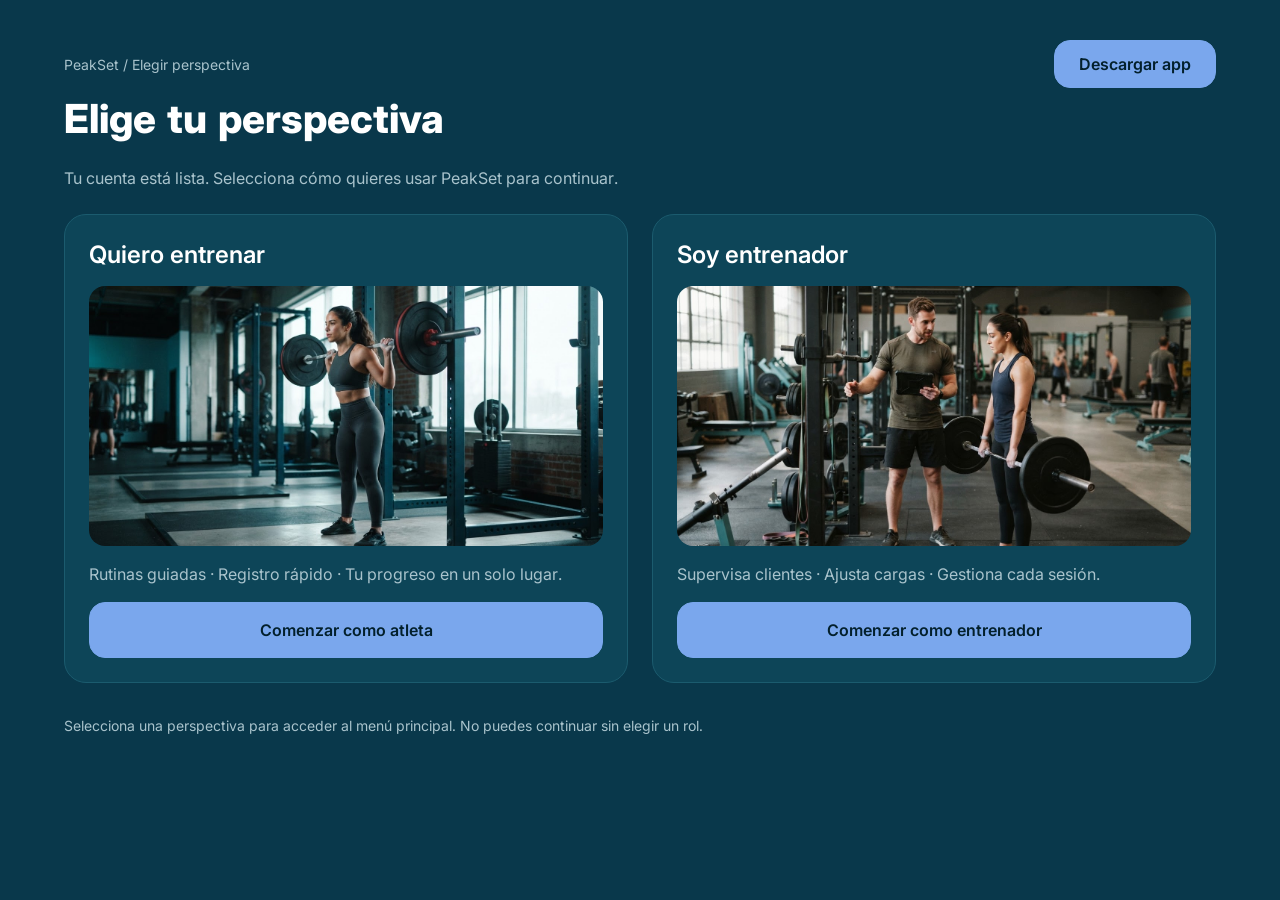
<file: index.html>
<!DOCTYPE html>
<html lang="es">

<head>
  <meta charset="utf-8">
  <meta name="viewport" content="width=device-width, initial-scale=1, viewport-fit=cover">
  <title>PeakSet · Registro de entrenamiento</title>
  <meta name="description" content="PeakSet: registro de entrenamiento de fuerza con un solo toque.">
  <meta name="theme-color" content="#09384B">

  <!-- Fuente Inter (guía de estilos 4.1.2) -->
  <link rel="preconnect" href="https://fonts.googleapis.com">
  <link href="https://fonts.googleapis.com/css2?family=Inter:wght@400;500;600;700;800&display=swap" rel="stylesheet">

  <!-- Hoja de estilos externa -->
  <link rel="stylesheet" href="css/styles.css">
</head>

<body>

  <!-- 5.4: enlace para saltar la navegación con teclado -->
  <a id="skip" class="skip" href="#v-role">Saltar al contenido</a>

  <!-- ========== HU-051: Elegir perspectiva (pantalla de entrada) ========== -->
  <main id="v-role" class="role" aria-labelledby="t-role" tabindex="-1">
    <div class="role-top">
      <p class="crumb">PeakSet / Elegir perspectiva</p>
      <button id="b-app" class="btn primary" type="button" aria-haspopup="dialog">Descargar app</button>
    </div>
    <h1 id="t-role" tabindex="-1">Elige tu perspectiva</h1>
    <p class="lead">Tu cuenta está lista. Selecciona cómo quieres usar PeakSet para continuar.</p>

    <div class="role-grid">
      <section class="card" aria-labelledby="t-atleta">
        <h2 id="t-atleta">Quiero entrenar</h2>
        <img class="photo" src="assets/images/atleta.jpg" alt="Atleta con barra en el gimnasio">
        <p>Rutinas guiadas · Registro rápido · Tu progreso en un solo lugar.</p>
        <button class="btn primary" type="button" data-role="atleta">Comenzar como atleta</button>
      </section>

      <section class="card" aria-labelledby="t-entrenador">
        <h2 id="t-entrenador">Soy entrenador</h2>
        <img class="photo" src="assets/images/entrenador.jpg" alt="Entrenador supervisando a un cliente">
        <p>Supervisa clientes · Ajusta cargas · Gestiona cada sesión.</p>
        <button class="btn primary" type="button" data-role="entrenador">Comenzar como entrenador</button>
      </section>
    </div>

    <p id="role-msg" class="hint" role="status">
      Selecciona una perspectiva para acceder al menú principal. No puedes continuar sin elegir un rol.
    </p>
  </main>


  <!-- ========== Aplicación (se muestra al elegir el rol) ========== -->
  <div id="app" class="app" hidden>

    <!-- Barra lateral -->
    <aside class="side" aria-label="Menú de PeakSet">
      <div class="brand">
        <img src="assets/icons/logo-blanco.svg" alt="" width="48" height="30">
        <span>PeakSet</span>
      </div>
      <nav aria-label="Principal">
        <ul id="nav"></ul>
      </nav>
      <div class="user">
        <strong id="user-name">Ana Torres</strong>
        <small>En línea · Sincronizado</small>
      </div>
    </aside>

    <div class="main">

      <!-- Barra superior -->
      <header class="top">
        <span id="crumb">PeakSet</span>
        <button id="b-switch" class="btn" type="button">Cambiar perspectiva</button>
      </header>

      <main class="content" tabindex="-1">

        <!-- ===== Entrenamiento: HU-001, 002, 003, 004, 005, 007, 014, 015, 016, 017, 019, 027, 028, 029, 031 ===== -->
        <section id="v-train" class="view" aria-labelledby="t-train">
          <p class="eyebrow">Ana Torres · Piernas A</p>
          <h1 id="t-train" tabindex="-1">Registra tu siguiente serie</h1>

          <div class="cols">

            <!-- Columna izquierda: ejercicio actual -->
            <div class="card teal">
              <h2 id="ex-name">Sentadilla con barra</h2>
              <p id="ex-meta"></p>

              <div class="panels">
                <div class="panel" role="group" aria-labelledby="l-load">
                  <span id="l-load">Carga</span>
                  <output id="load" class="big" aria-live="polite">60 kg</output>
                  <div class="steps">
                    <button class="btn" type="button" data-load="-2.5" aria-label="Bajar la carga 2,5 kilos">− 2,5</button>
                    <button class="btn" type="button" data-load="2.5" aria-label="Subir la carga 2,5 kilos">+ 2,5</button>
                  </div>
                </div>

                <div class="panel" id="reps-panel" tabindex="0" role="group"
                     aria-labelledby="l-reps" aria-describedby="reps-help">
                  <span id="l-reps">Repeticiones</span>
                  <span id="reps-help" class="sr-only">Desliza la cifra hacia arriba o abajo, usa la rueda del mouse o las flechas del teclado.</span>
                  <output id="reps" class="big" aria-live="polite">8</output>
                  <div class="steps">
                    <button class="btn" type="button" data-reps="-1" aria-label="Quitar una repetición">− 1</button>
                    <button class="btn" type="button" data-reps="1" aria-label="Sumar una repetición">+ 1</button>
                  </div>
                </div>
              </div>

              <!-- HU-014 a HU-017: sugerencia de peso -->
              <p id="suggest" class="suggest" aria-live="polite"></p>

              <button id="b-register" class="btn primary xl">Registrar serie</button>

              <div class="row3">
                <button id="b-repeat" class="btn">Repetir serie</button>
                <button class="btn" type="button" aria-disabled="true" aria-describedby="soon">Guía técnica</button>
                <button id="b-hist" class="btn" aria-expanded="false" aria-controls="inline-hist">Historial</button>
              </div>

              <ul id="inline-hist" class="plain" hidden></ul>
            </div>

            <!-- Columna derecha: progreso y series -->
            <div>
              <div class="card teal">
                <h3>Progreso de la sesión</h3>
                <p id="prog" class="big sm">0 / 13 series</p>
                <progress id="bar" max="13" value="0" aria-label="Progreso de la sesión"></progress>
                <p id="prog-meta" class="small"></p>
                <button class="btn" data-go="routine">Ver rutina completa</button>
              </div>

              <div class="card">
                <h3>Series de este ejercicio</h3>
                <table aria-label="Series de este ejercicio">
                  <thead>
                    <tr>
                      <th scope="col">Serie</th>
                      <th scope="col">Carga × reps</th>
                      <th scope="col">Estado / descanso</th>
                    </tr>
                  </thead>
                  <tbody id="sets"></tbody>
                </table>
              </div>

              <p id="next" class="small"></p>
              <button id="b-next" class="btn">Siguiente ejercicio</button>
              <button id="b-finish" class="btn">Finalizar sesión</button>
            </div>

          </div>
        </section>


        <!-- ===== Rutina: HU-026, 029 ===== -->
        <section id="v-routine" class="view" hidden aria-labelledby="t-routine">
          <h1 id="t-routine" tabindex="-1">Tu rutina de hoy</h1>
          <ol id="routine" class="card list"></ol>
        </section>


        <!-- ===== Historial y progreso: HU-031, 032, 033, 036 ===== -->
        <section id="v-history" class="view" hidden aria-labelledby="t-history">
          <h1 id="t-history" tabindex="-1">Historial</h1>

          <div class="cols">
            <div class="card">
              <h2>Entrenamientos por fecha</h2>
              <div id="calendar" class="calendar" role="group" aria-label="Calendario de octubre"></div>
              <p id="day-detail" class="hint" role="status">Elige una fecha para ver el detalle.</p>
              <ul id="sessions" class="plain"></ul>
            </div>

            <div class="card">
              <h2>Evolución · Sentadilla con barra</h2>
              <label>Periodo
                <select id="period">
                  <option value="3">Últimos 3 meses</option>
                  <option value="1">Último mes</option>
                </select>
              </label>
              <svg id="chart" viewBox="0 0 360 160" role="img" aria-label="Gráfico de carga máxima por mes"></svg>
            </div>
          </div>

          <!-- HU-036: resumen automático al finalizar la sesión -->
          <div id="summary" class="card teal" hidden aria-live="polite"></div>
        </section>


        <!-- ===== Panel del entrenador: HU-039, 040, 041, 044, 045, 046 ===== -->
        <section id="v-clients" class="view" hidden aria-labelledby="t-clients">
          <h1 id="t-clients" tabindex="-1">Clientes asignados</h1>

          <!-- HU-044: filtro por grupo muscular -->
          <div class="chips" role="group" aria-label="Filtrar por grupo muscular">
            <button class="chip on" type="button" aria-pressed="true" data-f="Todos">Todos</button>
            <button class="chip" type="button" aria-pressed="false" data-f="Piernas">Piernas</button>
            <button class="chip" type="button" aria-pressed="false" data-f="Espalda">Espalda</button>
          </div>

          <div class="cols">
            <!-- HU-039 y HU-041: lista de clientes con su carga -->
            <div class="card">
              <!-- 5.2: en móvil cada fila se muestra como ficha; los roles conservan la semántica de tabla -->
              <table class="stack" role="table" aria-label="Clientes asignados">
                <thead role="rowgroup">
                  <tr role="row">
                    <th role="columnheader" scope="col">Cliente</th>
                    <th role="columnheader" scope="col">Grupo</th>
                    <th role="columnheader" scope="col">Ejercicio</th>
                    <th role="columnheader" scope="col">Carga actual</th>
                    <th role="columnheader" scope="col"><span class="sr-only">Acciones</span></th>
                  </tr>
                </thead>
                <tbody id="clients" role="rowgroup"></tbody>
              </table>
            </div>

            <!-- HU-040, 045, 046: editar carga, repeticiones y series -->
            <div class="card" id="editor" hidden role="region" aria-labelledby="ed-name">
              <h2 id="ed-name" tabindex="-1"></h2>

              <label>Carga (kg)
                <input id="ed-load" type="number" inputmode="decimal" step="2.5" min="0" aria-describedby="ed-msg">
              </label>
              <label>Repeticiones
                <input id="ed-reps" type="number" inputmode="numeric" min="1" aria-describedby="ed-msg">
              </label>
              <label>Series
                <input id="ed-sets" type="number" inputmode="numeric" min="1" aria-describedby="ed-msg">
              </label>

              <button id="ed-save" class="btn primary">Guardar cambios</button>
              <p id="ed-msg" class="hint" role="status"></p>

              <h3>Historial de cargas</h3>
              <ul id="ed-hist" class="plain"></ul>
            </div>
          </div>
        </section>

      </main>
    </div>
  </div>

  <!-- ========== Descanso: HU-004, 008, 009, 010, 011 ========== -->
  <div id="rest" class="modal" role="dialog" aria-modal="true" aria-labelledby="t-rest" hidden>
    <div class="card">
      <h2 id="t-rest">Descanso entre series</h2>
      <p id="rest-sub" class="small"></p>

      <!-- Reloj, estado y barra de progreso (HU-011) -->
      <div class="clock-box">
        <output id="clock" class="clock" aria-live="off">01:30</output>
        <p id="rest-state">En curso</p>
        <progress id="rest-bar" max="100" value="0" aria-label="Progreso del descanso"></progress>
      </div>

      <p id="rest-msg" role="status">Ajusta o finaliza el descanso según tu recuperación.</p>

      <!-- HU-010: ajustar tiempo. "Pausar" es solo visual (HU-012 no está en las 30) -->
      <div class="steps3">
        <button class="btn" type="button" aria-disabled="true" aria-describedby="soon">Pausar</button>
        <button class="btn" type="button" data-rest="-30" aria-label="Restar 30 segundos al descanso">− 30 s</button>
        <button class="btn" type="button" data-rest="30" aria-label="Sumar 30 segundos al descanso">+ 30 s</button>
      </div>

      <!-- HU-009: silenciar sonido y mantener vibración -->
      <label class="chk">
        <input id="mute" type="checkbox"> Silenciar sonido (mantener vibración)
      </label>

      <button id="rest-continue" class="btn primary" data-close-rest>Continuar entrenando</button>
      <button class="btn" data-close-rest>Finalizar descanso</button>

      <p id="rest-foot" class="small"></p>
    </div>
  </div>


  <!-- ========== Descarga de la app (pantalla de entrada) ========== -->
  <div id="app-modal" class="modal" role="dialog" aria-modal="true" aria-labelledby="t-app" hidden>
    <div class="card">
      <h2 id="t-app">Descarga PeakSet</h2>

      <p class="small">
        Nos puedes encontrar en <strong>Google Play</strong> como «PeakSet» (Android)
        y en la <strong>App Store</strong> como «PeakSet» (iOS).
      </p>

      <div class="stores">
        <span class="store">Google Play</span>
        <span class="store">App Store</span>
      </div>

      <p class="small">Para más información, contáctanos:</p>
      <ul class="contact">
        <li>Instagram: @peakset.app</li>
        <li>Facebook: PeakSet App</li>
      </ul>

      <button id="app-close" class="btn primary" type="button">Cerrar</button>
    </div>
  </div>



  <!-- HU-003 y HU-007: confirmación con opción de corregir o deshacer -->
  <div id="toast" class="toast" role="status" aria-live="polite" hidden>
    <span id="toast-ico" class="toast-ico" aria-hidden="true">i</span>
    <span id="toast-txt"></span>
    <button id="fix" class="link" type="button">Corregir</button>
    <button id="undo" class="link" type="button">Deshacer</button>
  </div>

  <!-- 5.4: descripción de los botones que aún no están disponibles -->
  <p id="soon" hidden>Disponible en una próxima versión</p>

  <script src="js/main.js"></script>
</body>

</html>
</file>
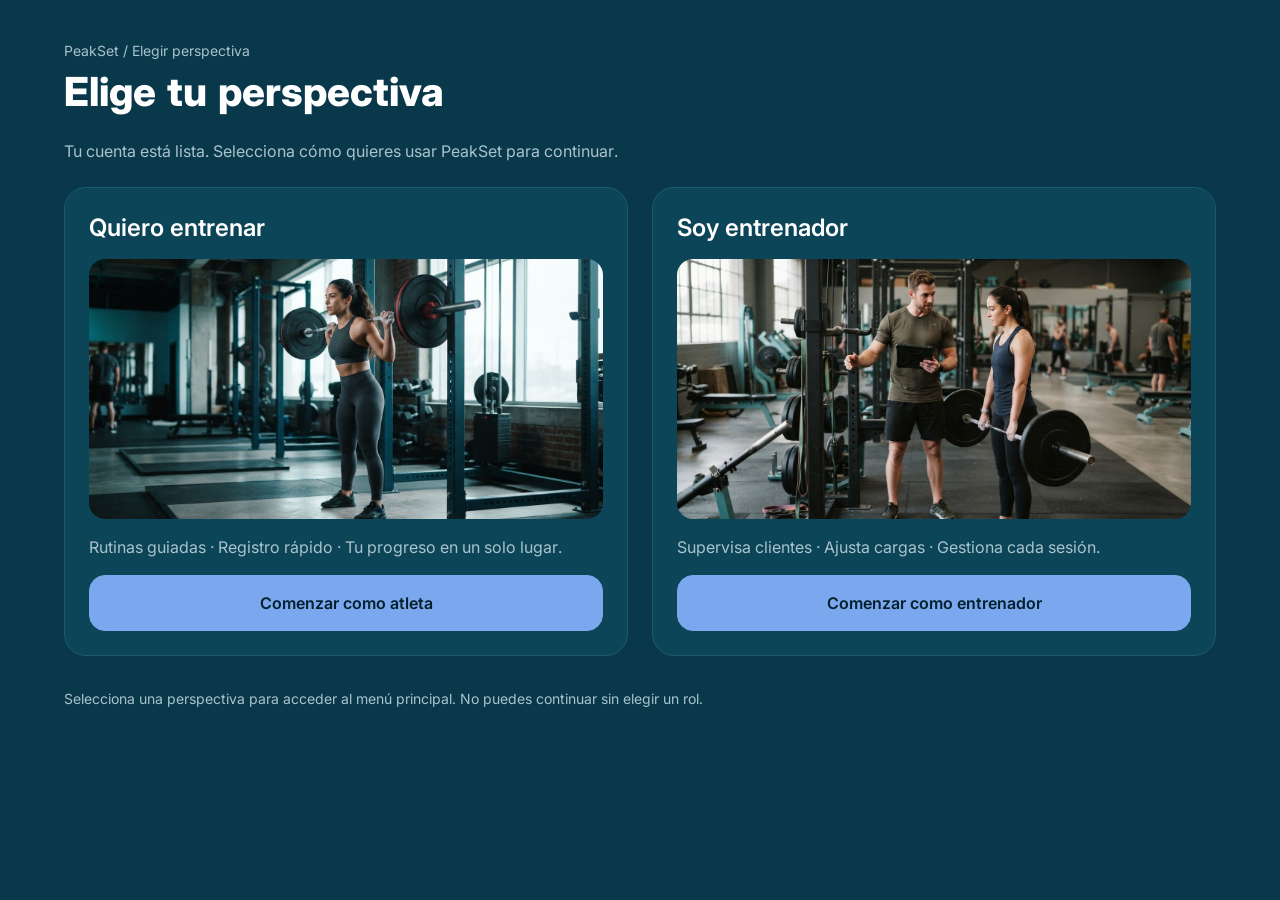
<file: pages/index.html>
<!DOCTYPE html>
<html lang="es">

<head>
  <meta charset="utf-8">
  <meta name="viewport" content="width=device-width, initial-scale=1">
  <title>PeakSet · Registro de entrenamiento</title>

  <!-- Fuente Inter (guía de estilos 4.1.2) -->
  <link rel="preconnect" href="https://fonts.googleapis.com">
  <link href="https://fonts.googleapis.com/css2?family=Inter:wght@400;500;600;700;800&display=swap" rel="stylesheet">

  <!-- Hoja de estilos externa -->
  <link rel="stylesheet" href="../css/styles.css">
</head>

<body>

  <!-- ========== HU-051: Elegir perspectiva (pantalla de entrada) ========== -->
  <main id="v-role" class="role" aria-labelledby="t-role">
    <p class="crumb">PeakSet / Elegir perspectiva</p>
    <h1 id="t-role">Elige tu perspectiva</h1>
    <p class="lead">Tu cuenta está lista. Selecciona cómo quieres usar PeakSet para continuar.</p>

    <div class="role-grid">
      <section class="card">
        <h2>Quiero entrenar</h2>
        <!-- Cambiar el div por: -->
        <img class="photo" src="../assets/images/atleta.jpg" alt="Atleta con barra en el gimnasio">
        <p>Rutinas guiadas · Registro rápido · Tu progreso en un solo lugar.</p>
        <button class="btn primary" data-role="atleta">Comenzar como atleta</button>
      </section>

      <section class="card">
        <h2>Soy entrenador</h2>
        <!-- Cambiar el div por: -->
        <img class="photo" src="../assets/images/entrenador.jpg" alt="Entrenador supervisando a un cliente">
        <p>Supervisa clientes · Ajusta cargas · Gestiona cada sesión.</p>
        <button class="btn primary" data-role="entrenador">Comenzar como entrenador</button>
      </section>
    </div>

    <p id="role-msg" class="hint" role="status">
      Selecciona una perspectiva para acceder al menú principal. No puedes continuar sin elegir un rol.
    </p>
  </main>


  <!-- ========== Aplicación (se muestra al elegir el rol) ========== -->
  <div id="app" class="app" hidden>

    <!-- Barra lateral -->
    <aside class="side">
      <div class="brand">PeakSet</div>
      <nav aria-label="Principal">
        <ul id="nav"></ul>
      </nav>
      <div class="user">
        <strong id="user-name">Ana Torres</strong>
        <small>En línea · Sincronizado</small>
      </div>
    </aside>

    <div class="main">

      <!-- Barra superior -->
      <header class="top">
        <span id="crumb">PeakSet</span>
        <button class="link" type="button">Modo claro</button>
      </header>

      <main class="content">

        <!-- ===== Entrenamiento: HU-001, 002, 003, 004, 005, 007, 014, 015, 016, 017, 019, 027, 028, 029, 031 ===== -->
        <section id="v-train" class="view" aria-labelledby="t-train">
          <p class="eyebrow">Ana Torres · Piernas A</p>
          <h1 id="t-train">Registra tu siguiente serie</h1>

          <div class="cols">

            <!-- Columna izquierda: ejercicio actual -->
            <div class="card teal">
              <h2 id="ex-name">Sentadilla con barra</h2>
              <p id="ex-meta"></p>

              <div class="panels">
                <div class="panel">
                  <span>Carga</span>
                  <output id="load" class="big" aria-live="polite">60 kg</output>
                  <div class="steps">
                    <button class="btn" data-load="-2.5">− 2,5</button>
                    <button class="btn" data-load="2.5">+ 2,5</button>
                  </div>
                </div>

                <div class="panel">
                  <span>Repeticiones</span>
                  <output id="reps" class="big" aria-live="polite">8</output>
                  <div class="steps">
                    <button class="btn" data-reps="-1">− 1</button>
                    <button class="btn" data-reps="1">+ 1</button>
                  </div>
                </div>
              </div>

              <!-- HU-014 a HU-017: sugerencia de peso -->
              <p id="suggest" class="suggest" aria-live="polite"></p>

              <button id="b-register" class="btn primary xl">Registrar serie</button>

              <div class="row3">
                <button id="b-repeat" class="btn">Repetir serie</button>
                <button class="btn" type="button" aria-disabled="true" title="Disponible en una próxima versión">Guía técnica</button>
                <button id="b-hist" class="btn" aria-expanded="false" aria-controls="inline-hist">Historial</button>
              </div>

              <ul id="inline-hist" class="plain" hidden></ul>
            </div>

            <!-- Columna derecha: progreso y series -->
            <div>
              <div class="card teal">
                <h3>Progreso de la sesión</h3>
                <p id="prog" class="big sm">0 / 13 series</p>
                <progress id="bar" max="13" value="0" aria-label="Progreso de la sesión"></progress>
                <p id="prog-meta" class="small"></p>
                <button class="btn" data-go="routine">Ver rutina completa</button>
              </div>

              <div class="card">
                <h3>Series de este ejercicio</h3>
                <table>
                  <thead>
                    <tr>
                      <th>Serie</th>
                      <th>Carga × reps</th>
                      <th>Estado / descanso</th>
                    </tr>
                  </thead>
                  <tbody id="sets"></tbody>
                </table>
              </div>

              <p id="next" class="small"></p>
              <button id="b-next" class="btn">Siguiente ejercicio</button>
              <button id="b-finish" class="btn">Finalizar sesión</button>
            </div>

          </div>
        </section>


        <!-- ===== Rutina: HU-026, 029 ===== -->
        <section id="v-routine" class="view" hidden aria-labelledby="t-routine">
          <h1 id="t-routine">Tu rutina de hoy</h1>
          <ol id="routine" class="card list"></ol>
        </section>


        <!-- ===== Historial y progreso: HU-031, 032, 033, 036 ===== -->
        <section id="v-history" class="view" hidden aria-labelledby="t-history">
          <h1 id="t-history">Historial</h1>

          <div class="cols">
            <div class="card">
              <h2>Entrenamientos por fecha</h2>
              <ul id="sessions" class="plain"></ul>
            </div>

            <div class="card">
              <h2>Evolución · Sentadilla con barra</h2>
              <label>Periodo
                <select id="period">
                  <option value="3">Últimos 3 meses</option>
                  <option value="1">Último mes</option>
                </select>
              </label>
              <svg id="chart" viewBox="0 0 360 160" role="img" aria-label="Gráfico de carga máxima por mes"></svg>
            </div>
          </div>

          <!-- HU-036: resumen automático al finalizar la sesión -->
          <div id="summary" class="card teal" hidden aria-live="polite"></div>
        </section>


        <!-- ===== Panel del entrenador: HU-039, 040, 041, 044, 045, 046 ===== -->
        <section id="v-clients" class="view" hidden aria-labelledby="t-clients">
          <h1 id="t-clients">Clientes asignados</h1>

          <!-- HU-044: filtro por grupo muscular -->
          <div class="chips" role="group" aria-label="Filtrar por grupo muscular">
            <button class="chip on" data-f="Todos">Todos</button>
            <button class="chip" data-f="Piernas">Piernas</button>
            <button class="chip" data-f="Espalda">Espalda</button>
          </div>

          <div class="cols">
            <!-- HU-039 y HU-041: lista de clientes con su carga -->
            <div class="card">
              <table>
                <thead>
                  <tr>
                    <th>Cliente</th>
                    <th>Grupo</th>
                    <th>Ejercicio</th>
                    <th>Carga actual</th>
                    <th></th>
                  </tr>
                </thead>
                <tbody id="clients"></tbody>
              </table>
            </div>

            <!-- HU-040, 045, 046: editar carga, repeticiones y series -->
            <div class="card" id="editor" hidden aria-live="polite">
              <h2 id="ed-name"></h2>

              <label>Carga (kg)
                <input id="ed-load" type="number" step="2.5" min="0">
              </label>
              <label>Repeticiones
                <input id="ed-reps" type="number" min="1">
              </label>
              <label>Series
                <input id="ed-sets" type="number" min="1">
              </label>

              <button id="ed-save" class="btn primary">Guardar cambios</button>
              <p id="ed-msg" class="hint" role="status"></p>

              <h3>Historial de cargas</h3>
              <ul id="ed-hist" class="plain"></ul>
            </div>
          </div>
        </section>

      </main>
    </div>
  </div>

    <!-- ========== Descanso: HU-004, 008, 009, 010, 011 ========== -->
  <div id="rest" class="modal" role="dialog" aria-modal="true" aria-labelledby="t-rest" hidden>
    <div class="card">
      <h2 id="t-rest">Descanso entre series</h2>
      <p id="rest-sub" class="small"></p>

      <!-- Reloj, estado y barra de progreso (HU-011) -->
      <div class="clock-box">
        <output id="clock" class="clock" aria-live="off">01:30</output>
        <p id="rest-state">En curso</p>
        <progress id="rest-bar" max="100" value="0" aria-label="Progreso del descanso"></progress>
      </div>

      <p id="rest-msg" role="status">Ajusta o finaliza el descanso según tu recuperación.</p>

      <!-- HU-010: ajustar tiempo. "Pausar" es solo visual (HU-012 no está en las 30) -->
      <div class="steps3">
        <button class="btn" type="button" aria-disabled="true" title="Disponible en una próxima versión">Pausar</button>
        <button class="btn" data-rest="-30">− 30 s</button>
        <button class="btn" data-rest="30">+ 30 s</button>
      </div>

      <!-- HU-009: silenciar sonido y mantener vibración -->
      <label class="chk">
        <input id="mute" type="checkbox"> Silenciar sonido (mantener vibración)
      </label>

      <button id="rest-continue" class="btn primary" data-close-rest>Continuar entrenando</button>
      <button class="btn" data-close-rest>Finalizar descanso</button>

      <p id="rest-foot" class="small"></p>
    </div>
  </div>

  <!-- HU-003 y HU-007: confirmación con opción de deshacer -->
  <div id="toast" class="toast" role="status" aria-live="polite" hidden>
    <span id="toast-txt"></span>
    <button id="undo" class="link">Deshacer</button>
  </div>

  <script src="../js/main.js"></script>
</body>

</html>
</file>
<file: css/styles.css>
/* =========================================================
   PeakSet · Hoja de estilos (Landing Page Desktop + Responsive)
   Basada en la guía de estilos 4.1 del informe
   ========================================================= */


/* ---------- 1. Variables (tokens de diseño) ---------- */
:root {
  /* Colores (regla 60-30-10) */
  --dom: #09384B;        /* dominante: fondo */
  --sec: #089499;        /* secundario: tarjetas y barra lateral */
  --acc: #7AA7ED;        /* acento: botones de acción */
  --tinta: #03202C;      /* texto sobre turquesa y acento (valor provisional: confirmar en Figma) */
  --txt: #FFFFFF;
  --bruma: #A9C3CC;      /* texto secundario */

  /* Superficies */
  --panel: #062C3B;
  --card: #0D4558;
  --line: #1B5B6E;

  /* Estados */
  --ok: #4ADE80;
  --err: #F87171;

  /* Forma y espaciado (múltiplos de 8 px) */
  --r: 16px;
  --r2: 22px;
  --s: 8px;
  --min: 56px;           /* altura mínima de elementos interactivos */

  /* Tipografía */
  --font: 'Inter', system-ui, -apple-system, 'Segoe UI', Arial, sans-serif;
}


/* ---------- 2. Base ---------- */
* {
  box-sizing: border-box;
  margin: 0;
}

html {
  font-size: 100%;                 /* 16 px por defecto; respeta el tamaño de texto del navegador (5.4) */
}

body {
  font-family: var(--font);
  font-feature-settings: 'tnum';   /* cifras tabulares */
  line-height: 1.5;
  color: var(--txt);
  background: var(--dom);
}

[hidden] {
  display: none !important;
}

/* Foco visible para navegación con teclado */
:focus-visible {
  outline: 3px solid #FFFFFF;
  outline-offset: 2px;
}


/* ---------- 3. Tipografía ---------- */
h1 {
  margin: var(--s) 0 calc(var(--s) * 3);
  font-size: 2.5rem;
  font-weight: 800;
  line-height: 1.15;
}

h2 {
  font-size: 1.5rem;
  font-weight: 600;
  line-height: 1.3;
}

h3 {
  margin-bottom: var(--s);
  font-size: 1.125rem;
  font-weight: 600;
}

.eyebrow,
.crumb,
.small,
.hint {
  font-size: 0.875rem;
  color: var(--bruma);
}

.lead {
  margin-bottom: calc(var(--s) * 3);
  color: var(--bruma);
}

.hint {
  margin-top: calc(var(--s) * 2);
}

.big {
  font-size: 3.5rem;
  font-weight: 800;
  line-height: 1.1;
}

.big.sm {
  font-size: 2rem;
}


/* ---------- 4. Botones ---------- */
.btn,
.chip,
.link {
  font: inherit;
  cursor: pointer;
}

.btn {
  min-height: var(--min);
  padding: 0 calc(var(--s) * 2);
  border: 1px solid var(--line);
  border-radius: var(--r);
  background: var(--card);
  color: var(--txt);
  font-weight: 500;
  transition: background 0.2s;
}

.btn:hover {
  background: #12566B;
}

.btn.primary {
  border-color: var(--acc);
  background: var(--acc);
  color: var(--tinta);
  font-weight: 600;
}

.btn.primary:hover {
  background: #90B6F0;
}

/* Botón principal de registro: 72 px de alto */
.btn.xl {
  width: 100%;
  min-height: 72px;
  margin: calc(var(--s) * 2) 0 var(--s);
  font-size: 1.125rem;
}

.btn[aria-disabled="true"] {
  opacity: 0.6;
}

.link {
  border: 0;
  background: none;
  color: var(--acc);
  text-decoration: underline;
}


/* ---------- 5. Tarjetas ---------- */
.card {
  margin-bottom: calc(var(--s) * 2);
  padding: calc(var(--s) * 3);
  border: 1px solid var(--line);
  border-radius: var(--r2);
  background: var(--card);
}

.card.teal {
  border-color: var(--sec);
  background: var(--sec);
  color: var(--tinta);
}

.card.teal .btn {
  border-color: rgba(3, 32, 44, 0.3);
  background: rgba(3, 32, 44, 0.18);
  color: var(--tinta);
}

.card.teal .btn.primary {
  border-color: var(--acc);
  background: var(--acc);
}


/* ---------- 6. Estructura general (barra lateral y contenido) ---------- */
.app {
  display: grid;
  grid-template-columns: 264px 1fr;
  min-height: 100vh;
}

.side {
  display: flex;
  flex-direction: column;
  gap: calc(var(--s) * 3);
  padding: calc(var(--s) * 3) calc(var(--s) * 2);
  background: var(--sec);
  color: var(--tinta);
}

.brand {
  display: flex;
  align-items: center;
  gap: 10px;
  font-size: 1.5rem;
  font-weight: 800;
  color: #FFFFFF;
}

#nav {
  display: grid;
  gap: var(--s);
  padding: 0;
  list-style: none;
}

#nav button {
  width: 100%;
  min-height: var(--min);
  padding: 0 calc(var(--s) * 2);
  border: 0;
  border-radius: var(--r);
  background: rgba(3, 32, 44, 0.14);
  color: var(--tinta);
  font: inherit;
  font-weight: 500;
  text-align: left;
  cursor: pointer;
}

#nav button[aria-current="page"] {
  background: var(--acc);
}

.user {
  display: grid;
  gap: 4px;
  margin-top: auto;
  padding: calc(var(--s) * 2);
  border-radius: var(--r);
  background: var(--dom);
  color: #FFFFFF;
}

.user small {
  color: var(--bruma);
}

.top {
  display: flex;
  justify-content: space-between;
  padding: calc(var(--s) * 2) calc(var(--s) * 4);
  border-bottom: 1px solid var(--line);
  font-size: 0.875rem;
}

.content {
  padding: calc(var(--s) * 3) calc(var(--s) * 4);
}

/* Dos columnas: contenido principal + panel lateral */
.cols {
  display: grid;
  grid-template-columns: minmax(0, 1.7fr) minmax(0, 1fr);
  gap: calc(var(--s) * 3);
  align-items: start;
}


/* ---------- 7. Pantalla de entrada (HU-051) ---------- */
.role {
  padding: calc(var(--s) * 5) calc(var(--s) * 8);
}

.role-grid {
  display: grid;
  grid-template-columns: 1fr 1fr;
  gap: calc(var(--s) * 3);
}

.role .card p {
  margin-bottom: calc(var(--s) * 2);
  color: var(--bruma);
}

.role .btn {
  width: 100%;
}

/* Marcador de imagen: reemplazar por la foto exportada de Figma (assets/images) */
.photo {
  display: block;
  width: 100%;
  height: 260px;
  margin: calc(var(--s) * 2) 0;
  border-radius: var(--r);
  object-fit: cover;               /* recorta la foto sin deformarla */
  background: var(--panel);        /* color mientras carga la imagen */
}


/* ---------- 8. Entrenamiento (HU-001 a HU-029) ---------- */
.panels {
  display: grid;
  grid-template-columns: 1fr 1fr;
  gap: calc(var(--s) * 2);
  margin-top: calc(var(--s) * 2);
}

.panel {
  display: grid;
  gap: var(--s);
  padding: calc(var(--s) * 2);
  border-radius: var(--r);
  background: var(--panel);
  color: #FFFFFF;
}

.panel span {
  color: var(--bruma);
}

.panel .btn {
  border-color: var(--line);
  background: var(--card);
  color: #FFFFFF;
}

.steps {
  display: grid;
  grid-template-columns: 1fr 1fr;
  gap: var(--s);
}

.row3 {
  display: grid;
  grid-template-columns: repeat(3, 1fr);
  gap: var(--s);
}

/* Sugerencia de peso (HU-014 a HU-017) */
.suggest {
  min-height: 3rem;
  margin-top: calc(var(--s) * 2);
  padding: calc(var(--s) * 1.5);
  border-radius: var(--r);
  background: rgba(3, 32, 44, 0.14);
}

.suggest .btn {
  min-height: 40px;
  margin-left: var(--s);
}

progress {
  width: 100%;
  height: 10px;
  margin: var(--s) 0;
  accent-color: var(--tinta);
}


/* ---------- 9. Tablas y listas ---------- */
table {
  width: 100%;
  border-collapse: collapse;
  font-size: 0.9375rem;
}

th,
td {
  padding: 12px;
  border-bottom: 1px solid var(--line);
  text-align: left;
}

th {
  font-weight: 500;
  color: var(--bruma);
}

.plain {
  display: grid;
  gap: var(--s);
  margin-top: var(--s);
  padding: 0;
  list-style: none;
}

.plain li {
  padding: 12px;
  border-radius: 12px;
  background: rgba(3, 32, 44, 0.2);
}

.list {
  display: grid;
  gap: var(--s);
  padding-left: calc(var(--s) * 5);
}


/* ---------- 10. Formularios y filtros ---------- */
label {
  display: grid;
  gap: 6px;
  margin: 12px 0;
  color: var(--bruma);
}

input,
select {
  min-height: 48px;
  padding: 0 12px;
  border: 1px solid var(--line);
  border-radius: 12px;
  background: var(--panel);
  color: #FFFFFF;
  font: inherit;
}

.chips {
  display: flex;
  gap: var(--s);
  margin-bottom: calc(var(--s) * 2);
}

.chip {
  min-height: 44px;
  padding: 0 20px;
  border: 1px solid var(--line);
  border-radius: 999px;
  background: var(--card);
  color: #FFFFFF;
}

.chip.on {
  border-color: var(--acc);
  background: var(--acc);
  color: var(--tinta);
}


/* ---------- 11. Descanso (modal) y aviso ---------- */
.modal {
  position: fixed;
  inset: 0;
  z-index: 10;
  display: grid;
  place-items: center;
  background: rgba(3, 32, 44, 0.85);
}

.modal .card {
  display: grid;
  gap: calc(var(--s) * 2);
  width: min(640px, 92vw);
  text-align: left;
}

.clock {
  font-size: 5rem;
  font-weight: 800;
}

.clock.end {
  color: var(--ok);
}

.chk {
  display: flex;
  align-items: center;
  gap: 10px;
  color: #FFFFFF;
}

.chk input {
  width: 20px;
  height: 20px;
  min-height: auto;
}

/* Panel del reloj: centrado, con estado y barra de progreso */
.clock-box {
  display: grid;
  gap: var(--s);
  padding: calc(var(--s) * 3);
  border-radius: var(--r);
  background: var(--panel);
  text-align: center;
}

.clock-box progress {
  margin: 0;
  accent-color: var(--acc);
}

/* Tres botones de ajuste: Pausar, -30 s, +30 s */
.steps3 {
  display: grid;
  grid-template-columns: repeat(3, 1fr);
  gap: var(--s);
}

/* La casilla usa el color de acento en vez del blanco por defecto */
.chk input {
  accent-color: var(--acc);
}

.toast {
  position: fixed;
  bottom: 32px;
  left: 50%;
  z-index: 11;
  padding: 14px 20px;
  border-radius: var(--r);
  background: #FFFFFF;
  color: var(--tinta);
  font-weight: 600;
  transform: translateX(-50%);
}

.toast .link {
  color: #2B5FB5;
}


/* ---------- 12. Gráfico ---------- */
svg text {
  fill: var(--bruma);
  font-size: 11px;
}


/* ---------- 13. Accesibilidad: respetar reducción de movimiento ---------- */
@media (prefers-reduced-motion: reduce) {
  * {
    transition: none !important;
    animation: none !important;
  }
}


/* ---------- 14. Gesto de repeticiones (HU-002) ---------- */
#reps-panel {
  cursor: ns-resize;
  user-select: none;
  touch-action: none;
}

/* ---------- 15. Calendario (HU-032) ---------- */
.calendar {
  display: grid;
  grid-template-columns: repeat(7, 1fr);
  gap: 6px;
  margin: var(--s) 0;
}

.cal-h {
  color: var(--bruma);
  font-size: 0.875rem;
  text-align: center;
}

.cal-d {
  min-height: 44px;
  border: 1px solid var(--line);
  border-radius: 12px;
  background: var(--panel);
  color: #FFFFFF;
  font: inherit;
  cursor: pointer;
}

.cal-d.on {
  border-color: var(--acc);
  background: var(--acc);
  color: var(--tinta);
  font-weight: 600;
}

/* ---------- 16. Botón de descarga de la app (entrada) ---------- */
.role-top {
  display: flex;
  align-items: center;
  justify-content: space-between;
  gap: calc(var(--s) * 2);
}

.role-top .btn {
  width: auto;                    /* anula el ancho completo de .role .btn */
  min-height: 48px;
  margin-left: auto;              /* lo pega a la derecha */
  padding: 0 calc(var(--s) * 3);
}

/* ---------- 17. Barra superior ---------- */
.top {
  align-items: center;
}

.top .btn {
  min-height: 44px;
  padding: 0 calc(var(--s) * 2);
  font-size: 0.875rem;
}

/* ---------- 18. Botones − / + de Carga y Repeticiones ---------- */
.card.teal .panel .btn {
  border-color: var(--acc);        /* borde azul para que se distinga del fondo */
  background: var(--card);
  color: #FFFFFF;
  font-size: 1.125rem;
  font-weight: 600;
}

.card.teal .panel .btn:hover {
  background: #12566B;
}

/* ---------- 19. Ventana de descarga de la app (pequeña, fondo difuminado) ---------- */
#app-modal {
  background: rgba(3, 32, 44, 0.45);
  -webkit-backdrop-filter: blur(8px);
  backdrop-filter: blur(8px);            /* difumina lo que hay detrás */
}

#app-modal .card {
  width: min(460px, 92vw);               /* más chica que la ventana de descanso */
  text-align: center;
}

.stores {
  display: grid;
  grid-template-columns: 1fr 1fr;
  gap: var(--s);
}

.store {
  display: grid;
  place-items: center;
  min-height: 48px;
  border: 1px solid var(--acc);
  border-radius: var(--r);
  background: var(--panel);
  color: #FFFFFF;
  font-weight: 600;
}

.contact {
  display: grid;
  gap: 4px;
  padding: 0;
  list-style: none;
  color: var(--bruma);
  font-size: 0.9375rem;
}


/* =========================================================
   PARTE 2 · 5.2 Responsive · 5.3 Interacciones · 5.4 Accesibilidad
   Estas reglas se suman a las de escritorio (secciones 1 a 19).
   ========================================================= */


/* ---------- 20. Accesibilidad: tokens y utilidades (5.4) ---------- */
:root {
  --borde: #6A9BAC;      /* borde de controles: 3,4:1 sobre tarjeta, 4,1:1 sobre fondo (WCAG 1.4.11) */
  --nav-h: 72px;         /* alto de la navegación inferior en móvil */
}

/* Texto solo para lectores de pantalla */
.sr-only {
  position: absolute;
  width: 1px;
  height: 1px;
  overflow: hidden;
  clip-path: inset(50%);
  white-space: nowrap;
}

/* Enlace "Saltar al contenido": aparece al recibir el foco (WCAG 2.4.1) */
.skip {
  position: absolute;
  top: var(--s);
  left: var(--s);
  z-index: 20;
  padding: 12px 16px;
  border-radius: 12px;
  background: #FFFFFF;
  color: var(--tinta);
  font-weight: 600;
  transform: translateY(-200%);
}

.skip:focus {
  transform: none;
}

/* Anillo de foco doble (blanco + tinta): se ve sobre fondos oscuros, turquesa, acento y blanco */
:focus-visible {
  outline: 3px solid #FFFFFF;
  outline-offset: 2px;
  box-shadow: 0 0 0 2px var(--tinta);
}

.toast :focus-visible,
.skip:focus-visible {
  outline-color: var(--tinta);
  box-shadow: 0 0 0 2px #FFFFFF;
}

/* Los títulos reciben el foco al cambiar de vista, sin mostrar anillo */
h1[tabindex="-1"]:focus {
  outline: 0;
  box-shadow: none;
}

/* El foco nunca queda tapado por la navegación inferior (WCAG 2.4.11) */
html {
  scroll-padding-bottom: calc(var(--nav-h) + 96px);
}


/* ---------- 21. Accesibilidad: contraste (5.4) ---------- */

/* Borde de los controles con contraste >= 3:1 respecto de su fondo */
.btn,
.chip,
.cal-d,
input,
select {
  border-color: var(--borde);
}

.btn.primary,
.chip.on,
.cal-d.on {
  border-color: var(--acc);
}

/* Texto secundario sobre turquesa: Bruma daba 1,99:1; Tinta da 4,58:1 */
.card.teal .small,
.card.teal .hint,
.card.teal .eyebrow {
  color: var(--tinta);
}

/* Superficies sobre turquesa: se aclaran en vez de oscurecerse para que el texto Tinta supere 4,5:1 */
.card.teal .btn {
  border-color: var(--tinta);            /* 5,7:1 respecto del botón */
  background: rgba(255, 255, 255, 0.16);
}

.card.teal .btn:hover {
  background: rgba(255, 255, 255, 0.28);
}

.card.teal .btn.primary {
  border-color: var(--tinta);
  background: var(--acc);
}

.card.teal .btn.primary:hover {
  background: #90B6F0;
}

.card.teal .panel .btn {
  border-color: var(--acc);
  background: var(--card);
}

.card.teal .suggest,
.card.teal .plain li,
#nav button {
  background: rgba(255, 255, 255, 0.16);
}

#nav button[aria-current="page"] {
  background: var(--acc);
  font-weight: 600;
}

/* El estado deshabilitado no depende solo de la opacidad */
.btn[aria-disabled="true"] {
  border-style: dashed;
  cursor: not-allowed;
}

.btn:disabled {
  opacity: 0.6;
  border-style: dashed;
  cursor: not-allowed;
}

/* El paso actual de la rutina se marca con texto y borde, no solo con color */
#routine li[aria-current="step"] {
  padding-left: var(--s);
  border-left: 4px solid var(--acc);
}


/* ---------- 22. Accesibilidad: áreas táctiles de 48 px (5.4) ---------- */
.chip,
.cal-d,
.top .btn,
.suggest .btn {
  min-height: 48px;
}

.link {
  min-height: 48px;
  padding: 0 var(--s);
}

.suggest .btn {
  margin: var(--s) 0 0 var(--s);
}

.chips {
  flex-wrap: wrap;
}

.chk {
  min-height: 48px;
}

.chk input {
  width: 24px;
  height: 24px;
}


/* ---------- 23. Interacciones: estados y microanimaciones (5.3) ---------- */

/* Todas las transiciones duran menos de 300 ms (guía 4.1.5) */
.btn,
.chip,
.cal-d,
#nav button {
  transition: background 0.2s, border-color 0.2s, transform 0.1s;
}

/* Respuesta inmediata al toque: el control se hunde levemente */
.btn:active,
.chip:active,
.cal-d:active,
#nav button:active {
  transform: scale(0.97);
}

.btn[aria-disabled="true"]:active,
.btn:disabled:active {
  transform: none;
}

.chip:hover,
.cal-d:hover {
  background: #12566B;
}

.chip.on:hover,
.cal-d.on:hover {
  background: #90B6F0;
}

#nav button:hover {
  background: rgba(255, 255, 255, 0.3);
}

#nav button[aria-current="page"]:hover {
  background: #90B6F0;
}

/* Día elegido en el calendario */
.cal-d[aria-pressed="true"] {
  outline: 3px solid #FFFFFF;
  outline-offset: -3px;
}

/* La métrica "late" cuando cambia la carga o las repeticiones */
@keyframes bump {
  50% { transform: scale(1.12); }
}

.big.bump {
  animation: bump 0.18s ease-out;
}

.panel .big {
  white-space: nowrap;
}

/* Entrada de vistas, ventanas y aviso */
@keyframes fade-up {
  from { opacity: 0; transform: translateY(8px); }
}

@keyframes fade {
  from { opacity: 0; }
}

@keyframes toast-in {
  from { opacity: 0; transform: translate(-50%, 16px); }
}

.view,
.role {
  animation: fade-up 0.22s ease-out;
}

.modal {
  animation: fade 0.18s ease-out;
}

.modal .card {
  animation: fade-up 0.22s ease-out;
}

.toast {
  display: flex;
  flex-wrap: wrap;
  align-items: center;
  gap: 4px var(--s);
  max-width: calc(100vw - 32px);
  animation: toast-in 0.22s ease-out;
}

/* Ícono del aviso: el estado no se comunica solo con color */
.toast-ico {
  display: grid;
  place-items: center;
  flex: none;
  width: 24px;
  height: 24px;
  border-radius: 50%;
  background: var(--tinta);
  color: #FFFFFF;
  font-size: 0.875rem;
}

.toast[data-kind="ok"] .toast-ico {
  background: #15803D;
}

/* Gesto de repeticiones: solo la cifra captura el deslizamiento,
   así el resto del panel permite desplazar la página en pantallas táctiles */
#reps-panel {
  touch-action: auto;
}

#reps-panel .big {
  touch-action: none;
}

/* La ventana nunca supera el alto de la pantalla */
.modal {
  padding: var(--s);
  overflow-y: auto;
}

.modal .card {
  max-height: calc(100dvh - 16px);
  margin: 0;
  overflow-y: auto;
}

.clock {
  font-size: clamp(3.5rem, 18vw, 5rem);
  line-height: 1.1;
}


/* ---------- 24. Responsive: tipografía y tablas fluidas (5.2) ----------
   Puntos de quiebre en em (1 em = 16 px): 25 em = 400 px, 35 em = 560 px,
   48 em = 768 px, 68.75 em = 1100 px, 80 em = 1280 px. Al usar em, el diseño
   también se adapta cuando el usuario agranda el texto del navegador. */
h1 {
  font-size: clamp(1.75rem, 1.2rem + 2.4vw, 2.5rem);
}

h2 {
  font-size: clamp(1.25rem, 1.1rem + 0.8vw, 1.5rem);
}

img,
svg {
  max-width: 100%;
}

.table-wrap {
  overflow-x: auto;
}

/* Escritorio compacto (hasta 1280 px): la métrica se ajusta a la columna */
@media (min-width: 68.8125em) and (max-width: 80em) {
  .big {
    font-size: 3rem;
  }

  .big.sm {
    font-size: 2rem;
  }
}


/* ---------- 25. Responsive: tablet (hasta 1100 px) ---------- */
@media (max-width: 68.75em) {
  .app {
    grid-template-columns: 208px 1fr;
  }

  .cols {
    grid-template-columns: 1fr;          /* el panel lateral pasa debajo del contenido */
  }

  .content {
    padding: calc(var(--s) * 3);
  }

  .top {
    padding: calc(var(--s) * 2) calc(var(--s) * 3);
  }

  .role {
    padding: calc(var(--s) * 4);
  }
}


/* ---------- 26. Responsive: móvil (hasta 768 px) ---------- */
@media (max-width: 48em) {

  /* Retícula de 4 columnas con márgenes de 16 px (guía 4.1.4) */
  .app {
    display: block;
    padding-bottom: calc(var(--nav-h) + env(safe-area-inset-bottom));
  }

  .content,
  .role {
    padding: calc(var(--s) * 2);
  }

  .top {
    gap: var(--s);
    padding: var(--s) calc(var(--s) * 2);
  }

  .card {
    padding: calc(var(--s) * 2);
  }

  /* La barra lateral se convierte en navegación inferior, al alcance del pulgar */
  .side {
    position: fixed;
    right: 0;
    bottom: 0;
    left: 0;
    z-index: 5;
    display: block;
    padding: var(--s) var(--s) calc(var(--s) + env(safe-area-inset-bottom));
    box-shadow: 0 -2px 12px rgba(3, 32, 44, 0.4);
  }

  .side .brand,
  .side .user {
    display: none;
  }

  #nav {
    grid-auto-flow: column;
    grid-auto-columns: 1fr;
  }

  #nav button {
    padding: 0 var(--s);
    font-size: 0.875rem;
    line-height: 1.2;
    text-align: center;
  }

  /* Acción principal fija en el tercio inferior (zona del pulgar) */
  #b-register {
    position: sticky;
    bottom: calc(var(--nav-h) + env(safe-area-inset-bottom) + var(--s));
    z-index: 2;
    box-shadow: 0 6px 16px rgba(3, 32, 44, 0.45);
  }

  .photo {
    height: 200px;
  }

  /* El aviso ocupa el ancho disponible, encima de la navegación */
  .toast {
    bottom: calc(var(--nav-h) + env(safe-area-inset-bottom) + var(--s));
    width: calc(100vw - 32px);
  }

  th,
  td {
    padding: 12px var(--s);
  }

  /* Tabla de clientes: cada fila se muestra como una ficha */
  .stack thead {
    position: absolute;
    width: 1px;
    height: 1px;
    overflow: hidden;
    clip-path: inset(50%);
  }

  .stack tr {
    display: block;
    padding: var(--s) 0;
    border-bottom: 1px solid var(--line);
  }

  .stack td {
    display: flex;
    justify-content: space-between;
    gap: calc(var(--s) * 2);
    padding: 6px 0;
    border: 0;
    text-align: right;
  }

  .stack td::before {
    content: attr(data-label);
    color: var(--bruma);
    text-align: left;
  }

  .stack td:last-child {
    display: block;
  }

  .stack td:last-child::before {
    content: none;
  }

  .stack td .btn {
    width: 100%;
    margin-top: var(--s);
  }

  #b-next,
  #b-finish,
  #ed-save,
  .modal .btn {
    width: 100%;
  }

  /* Las ventanas se anclan abajo (zona del pulgar) y el aviso sube para no tapar sus botones */
  .modal {
    place-items: end center;
  }

  .modal:not([hidden]) ~ .toast {
    top: var(--s);
    bottom: auto;
  }

  #b-next,
  #b-finish {
    margin-bottom: var(--s);
  }

  .steps3 .btn {
    padding: 0 var(--s);
  }
}


/* ---------- 27. Responsive: móvil pequeño (hasta 560 px) ---------- */
@media (max-width: 35em) {
  .role-grid,
  .panels {
    grid-template-columns: 1fr;          /* una sola columna */
  }

  .role-top {
    flex-wrap: wrap;
  }

  .calendar {
    gap: 4px;
  }
}

@media (max-width: 25em) {
  .row3 {
    grid-template-columns: 1fr;
  }

  .top .btn {
    padding: 0 12px;
  }
}


/* ---------- 28. Responsive: pantallas muy bajas (móvil horizontal o zoom alto) ---------- */
@media (max-width: 48em) and (max-height: 30em) {
  .app {
    padding-bottom: 0;
  }

  .side {
    position: static;                    /* la navegación deja de ser fija para no tapar el contenido */
    box-shadow: none;
  }

  #b-register {
    position: static;
    box-shadow: none;
  }

  .toast {
    bottom: var(--s);
  }

  html {
    scroll-padding-bottom: 0;
  }
}


/* ---------- 29. Preferencias del usuario (5.4) ---------- */
@media (prefers-reduced-motion: reduce) {
  *,
  *::before,
  *::after {
    transition: none !important;
    animation: none !important;
  }
}

/* Modo de alto contraste del sistema (Windows): se conservan bordes y foco */
@media (forced-colors: active) {
  .btn,
  .chip,
  .cal-d,
  .card,
  .panel,
  .toast {
    border: 1px solid;
  }

  #nav button[aria-current="page"],
  .chip.on,
  .cal-d.on {
    border: 3px solid;
  }
}
</file>
